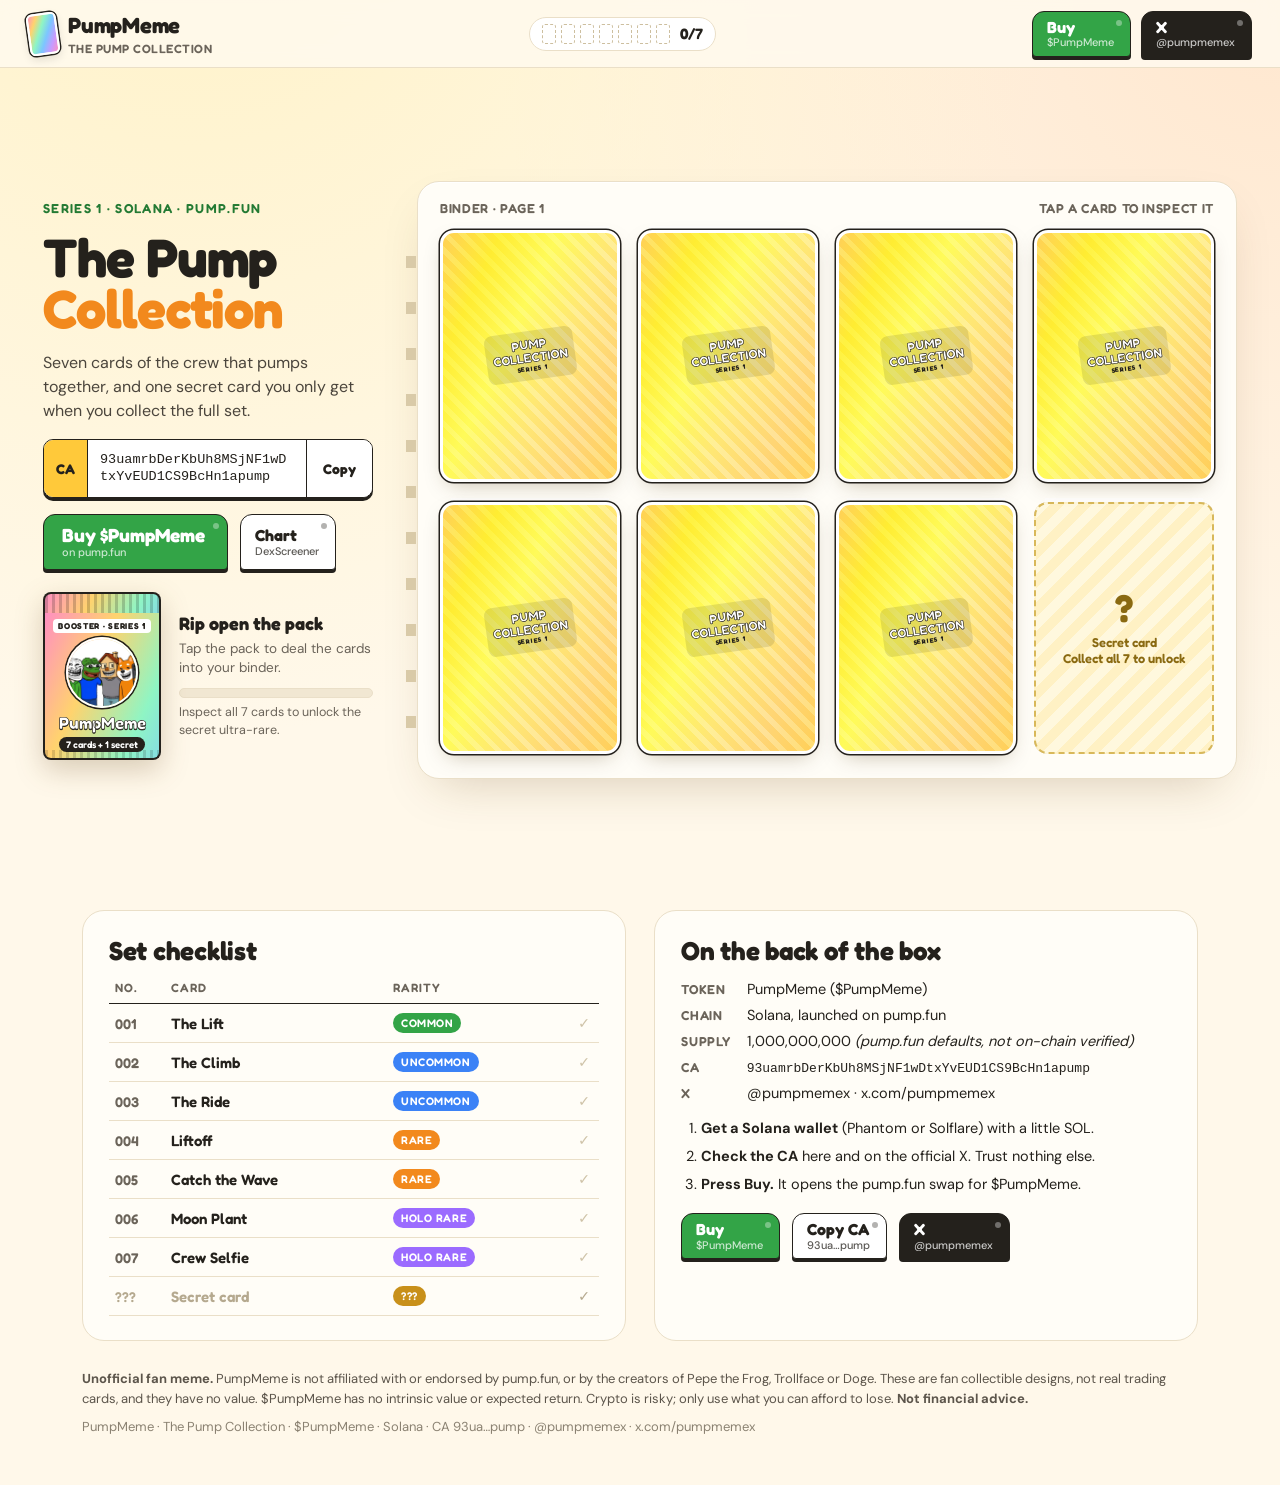
<file: index.html>
<!doctype html>
<html lang="en">
<head>
<meta charset="utf-8">
<meta name="viewport" content="width=device-width,initial-scale=1,viewport-fit=cover">
<title>PumpMeme: The Pump Collection — $PumpMeme on Solana</title>
<meta name="description" content="PumpMeme: The Pump Collection. Seven holo cards of the crew that pumps together, plus one secret ultra-rare. $PumpMeme community meme token on Solana. Unofficial fan meme. Not financial advice.">
<meta name="theme-color" content="#fff8ea">
<link rel="icon" href="assets/favicon.png">
<link rel="stylesheet" href="css/style.css">
</head>
<body class="loading">

<div id="shuffle" aria-hidden="true">
  <div class="deck"><i></i><i></i><i></i><i></i></div>
  <p>Shuffling the Pump Collection…</p>
</div>

<header id="top">
  <a class="brand" href="#album"><span class="brand-gem"></span><span class="brand-t"><b>PumpMeme</b><small>The Pump Collection</small></span></a>
  <div class="tracker" aria-label="Set progress">
    <ol id="pips"><li></li><li></li><li></li><li></li><li></li><li></li><li></li></ol>
    <span class="t-count"><b id="countN">0</b>/7</span>
  </div>
  <nav class="tabs">
    <button class="tab tab-buy" data-act="buy"><span>Buy</span><small>$PumpMeme</small></button>
    <button class="tab tab-x" data-act="x"><span>X</span><small data-x-handle>TBA</small></button>
  </nav>
</header>

<main id="album">
  <aside class="intro">
    <p class="eyebrow">Series 1 · Solana · pump.fun</p>
    <h1>The Pump<br><em>Collection</em></h1>
    <p class="lede">Seven cards of the crew that pumps together, and one secret card you only get when you collect the full set.</p>
    <div class="cabox">
      <span class="cabox-l">CA</span>
      <code data-ca>TBA</code>
      <button class="cabox-copy" data-act="copy">Copy</button>
    </div>
    <div class="cta-row">
      <button class="tab tab-buy tab-lg" data-act="buy"><span>Buy $PumpMeme</span><small>on pump.fun</small></button>
      <button class="tab tab-ghost" data-act="chart"><span>Chart</span><small>DexScreener</small></button>
    </div>
    <div class="pack-row">
      <button class="pack" id="pack" data-act="pack" aria-label="Rip open a booster pack">
        <span class="pack-top"></span>
        <span class="pack-body">
          <span class="pack-k">Booster · Series 1</span>
          <span class="pack-art"><img src="assets/cards/selfie.jpg" alt=""></span>
          <span class="pack-n">PumpMeme</span>
          <span class="pack-s">7 cards + 1 secret</span>
        </span>
      </button>
      <div class="pack-copy">
        <b id="packLabel">Rip open the pack</b>
        <span id="packHint">Tap the pack to deal the cards into your binder.</span>
        <div class="progress"><i id="progFill"></i></div>
        <span class="prog-t" id="progText">Inspect all 7 cards to unlock the secret ultra-rare.</span>
      </div>
    </div>
  </aside>

  <section class="binder" aria-label="Card binder">
    <div class="binder-head"><span>Binder · Page 1</span><span class="bh-r">Tap a card to inspect it</span></div>
    <div class="grid" id="grid"></div>
  </section>
</main>

<section class="guide" id="guide">
  <div class="checklist">
    <h2>Set checklist</h2>
    <table><thead><tr><th>No.</th><th>Card</th><th>Rarity</th><th></th></tr></thead><tbody id="checkRows"></tbody></table>
  </div>
  <div class="box-back">
    <h2>On the back of the box</h2>
    <dl class="facts">
      <dt>Token</dt><dd>PumpMeme ($PumpMeme)</dd>
      <dt>Chain</dt><dd>Solana, launched on pump.fun</dd>
      <dt>Supply</dt><dd>1,000,000,000 <em>(pump.fun defaults, not on-chain verified)</em></dd>
      <dt>CA</dt><dd><code data-ca>TBA</code></dd>
      <dt>X</dt><dd data-x-text>TBA</dd>
    </dl>
    <ol class="how">
      <li><b>Get a Solana wallet</b> (Phantom or Solflare) with a little SOL.</li>
      <li><b>Check the CA</b> here and on the official X. Trust nothing else.</li>
      <li><b>Press Buy.</b> It opens the pump.fun swap for $PumpMeme.</li>
    </ol>
    <div class="cta-row">
      <button class="tab tab-buy" data-act="buy"><span>Buy</span><small>$PumpMeme</small></button>
      <button class="tab tab-ghost" data-act="copy"><span>Copy CA</span><small data-ca-short>TBA</small></button>
      <button class="tab tab-x" data-act="x"><span>X</span><small data-x-handle>TBA</small></button>
    </div>
  </div>
</section>

<footer class="legal">
  <p><b>Unofficial fan meme.</b> PumpMeme is not affiliated with or endorsed by pump.fun, or by the creators of Pepe the Frog, Trollface or Doge. These are fan collectible designs, not real trading cards, and they have no value. $PumpMeme has no intrinsic value or expected return. Crypto is risky; only use what you can afford to lose. <b>Not financial advice.</b></p>
  <p class="fine">PumpMeme · The Pump Collection · $PumpMeme · Solana · CA <span data-ca-short>TBA</span> · <span data-x-text>X TBA</span></p>
</footer>

<div id="inspect" hidden>
  <div class="ins-bar"><span id="insMeta">001 / 007</span><button class="ins-close" data-act="close" aria-label="Back to binder">✕ <span>Binder</span></button></div>
  <div class="ins-stage" id="insStage"></div>
  <div class="ins-ctrl">
    <button class="tab tab-ghost" data-act="prev" aria-label="Previous card"><span>◀</span><small>Prev</small></button>
    <button class="tab tab-flip" data-act="flip"><span>Flip</span><small>see the back</small></button>
    <button class="tab tab-ghost" data-act="next" aria-label="Next card"><span>▶</span><small>Next</small></button>
  </div>
  <p class="ins-hint">Tilt the card with your pointer · swipe or ← → for the next card · Space to flip</p>
</div>

<div id="toasts" aria-live="polite"></div>
<script src="config.js"></script>
<script src="js/app.js"></script>
</body>
</html>
</file>
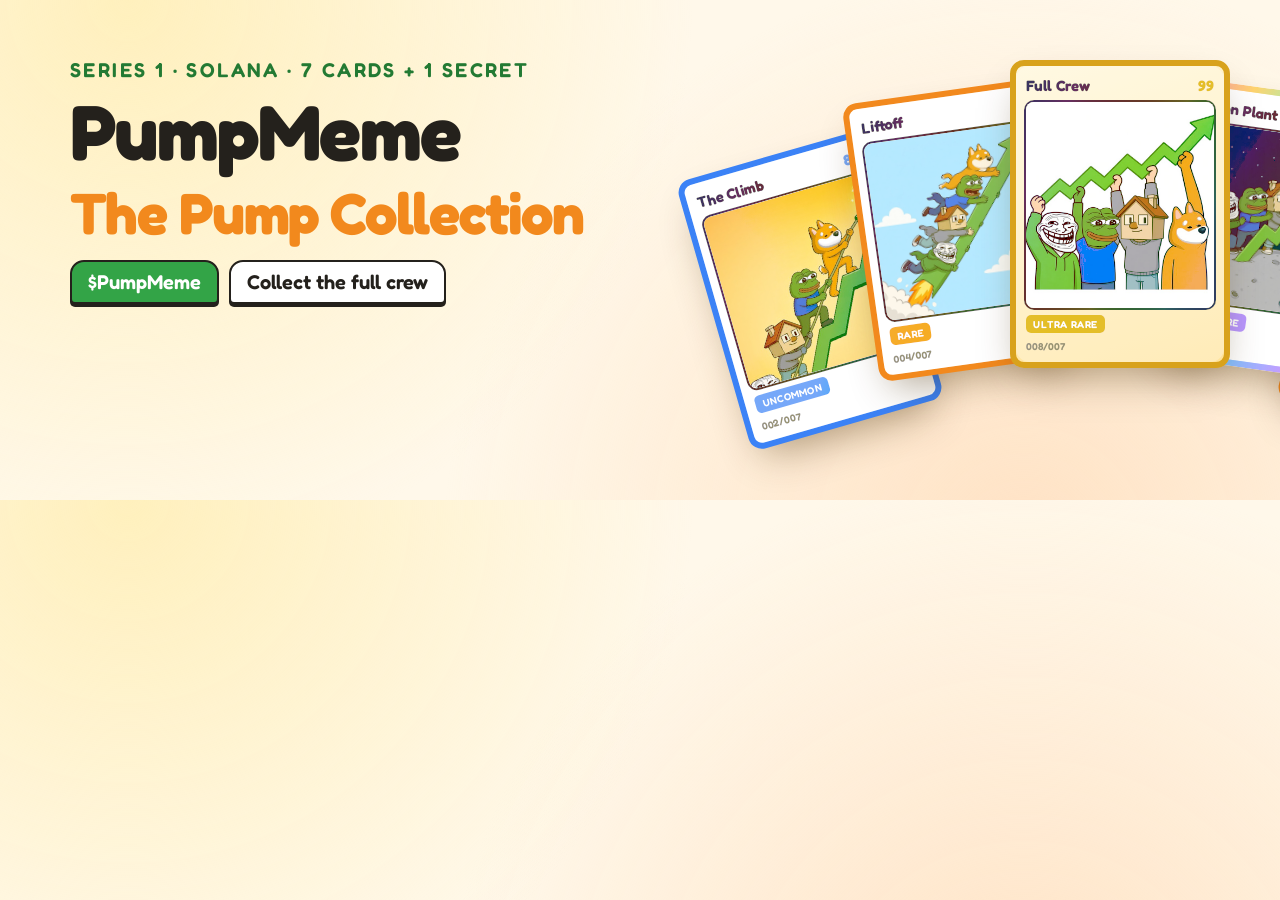
<file: assets/brand/banner-source.html>
<!doctype html><html><head><meta charset="utf-8"><style>
@font-face{font-family:Fred;font-weight:700;src:url(../../vendor/fonts/fredoka-latin-700-normal.woff2)}
@font-face{font-family:Fred;font-weight:600;src:url(../../vendor/fonts/fredoka-latin-600-normal.woff2)}
@font-face{font-family:DMS;font-weight:500;src:url(../../vendor/fonts/dm-sans-latin-500-normal.woff2)}
*{box-sizing:border-box;margin:0}
body{width:1500px;height:500px;overflow:hidden;position:relative;font-family:DMS;color:#24211c;background:#fff8ea;background-image:radial-gradient(circle at 10% 0,#fff0bd 0,transparent 45%),radial-gradient(circle at 80% 110%,#ffe2c4 0,transparent 50%)}
:root{--holo:linear-gradient(115deg,#ff8fc1,#ffd36e,#8ff5c4,#7cc6ff,#c79bff,#ff8fc1)}
.t{position:absolute;left:70px;top:58px}
.k{font:600 20px Fred;letter-spacing:.12em;text-transform:uppercase;color:#237a33}
h1{font:700 78px/.95 Fred;letter-spacing:-.02em;margin-top:12px}h1 em{font-style:normal;color:#f2891d;font-size:58px}
.sub{margin-top:18px;display:flex;gap:10px}
.pill{font:600 20px Fred;padding:8px 16px;border:2px solid #24211c;border-radius:14px 14px 5px 5px;background:#fff;box-shadow:0 3px 0 #24211c}
.pill.g{background:#33a447;color:#fff}
.cards{position:absolute;right:10px;top:0;bottom:0;width:800px}
.c{position:absolute;width:200px;height:280px;border-radius:14px;padding:10px;background:#fff;border:6px solid var(--f);box-shadow:0 20px 40px -14px rgba(70,45,0,.45);display:flex;flex-direction:column;gap:7px}
.c .n{display:flex;justify-content:space-between;font:700 15px Fred}.c .n b{color:var(--f)}
.c .a{flex:1;border-radius:8px;overflow:hidden;box-shadow:0 0 0 2px #24211c}.c .a img{width:100%;height:100%;object-fit:cover}
.c .r{font:600 10px Fred;letter-spacing:.06em;text-transform:uppercase;color:#fff;background:var(--f);align-self:flex-start;padding:3px 7px;border-radius:5px}
.c .no{font:600 10px Fred;color:#6b645a}
.c.h{border-color:transparent;background:linear-gradient(#fff,#fff) padding-box,var(--holo) border-box}
.c.u{background:linear-gradient(160deg,#fff6d6,#ffe39a)}
.foil{position:absolute;inset:0;border-radius:inherit;background:repeating-linear-gradient(115deg,#ff8fc1 0%,#ffd36e 7%,#8ff5c4 14%,#7cc6ff 21%,#c79bff 28%,#ff8fc1 35%);background-size:260% 260%;background-position:30% 50%;mix-blend-mode:color-dodge;opacity:.3}
.unoff{position:absolute;right:24px;bottom:18px;font:500 13px DMS;color:#6b645a}
</style></head><body>
<div class="t"><div class="k">Series 1 · Solana · 7 cards + 1 secret</div><h1>PumpMeme<br><em>The Pump Collection</em></h1>
<div class="sub"><span class="pill g">$PumpMeme</span><span class="pill">Collect the full crew</span></div></div>
<div class="cards">
 <div class="c" style="--f:#3b82f6;left:20px;top:150px;transform:rotate(-16deg)"><div class="n">The Climb<b>88</b></div><div class="a"><img src="../../assets/cards/climb.jpg"></div><span class="r">Uncommon</span><span class="no">002/007</span><i class="foil"></i></div>
 <div class="c" style="--f:#f2891d;left:170px;top:90px;transform:rotate(-8deg)"><div class="n">Liftoff<b>95</b></div><div class="a"><img src="../../assets/cards/rocket.jpg"></div><span class="r">Rare</span><span class="no">004/007</span><i class="foil"></i></div>
 <div class="c u" style="--f:#d8a21c;left:320px;top:60px;transform:rotate(0deg);width:220px;height:308px;z-index:3"><div class="n">Full Crew<b>99</b></div><div class="a"><img src="../../assets/cards/pumpmeme.jpg"></div><span class="r">Ultra rare</span><span class="no">008/007</span><i class="foil"></i></div>
 <div class="c h" style="--f:#9b6bff;left:480px;top:90px;transform:rotate(8deg);z-index:2"><div class="n">Moon Plant<b>99</b></div><div class="a"><img src="../../assets/cards/moon.jpg"></div><span class="r">Holo rare</span><span class="no">006/007</span><i class="foil"></i></div>
 <div class="c" style="--f:#f2891d;left:620px;top:150px;transform:rotate(16deg);z-index:1"><div class="n">Catch the Wave<b>93</b></div><div class="a"><img src="../../assets/cards/surf.jpg"></div><span class="r">Rare</span><span class="no">005/007</span><i class="foil"></i></div>
</div>
<div class="unoff">Unofficial fan meme · NFA</div>
</body></html>
</file>
<file: css/style.css>
@font-face{font-family:Fred;src:url(../vendor/fonts/fredoka-latin-500-normal.woff2) format("woff2");font-weight:500;font-display:swap}
@font-face{font-family:Fred;src:url(../vendor/fonts/fredoka-latin-600-normal.woff2) format("woff2");font-weight:600;font-display:swap}
@font-face{font-family:Fred;src:url(../vendor/fonts/fredoka-latin-700-normal.woff2) format("woff2");font-weight:700;font-display:swap}
@font-face{font-family:DMS;src:url(../vendor/fonts/dm-sans-latin-400-normal.woff2) format("woff2");font-weight:400;font-display:swap}
@font-face{font-family:DMS;src:url(../vendor/fonts/dm-sans-latin-500-normal.woff2) format("woff2");font-weight:500;font-display:swap}
@font-face{font-family:DMS;src:url(../vendor/fonts/dm-sans-latin-700-normal.woff2) format("woff2");font-weight:700;font-display:swap}
:root{--ink:#24211c;--ink2:#6b645a;--cream:#fff8ea;--paper:#fffdf7;--sun:#ffc93a;--sun2:#ffe08a;--green:#33a447;--dgreen:#237a33;--orange:#f2891d;--blue:#3b82f6;--line:#eadfc8;--holo:linear-gradient(115deg,#ff8fc1,#ffd36e,#8ff5c4,#7cc6ff,#c79bff,#ff8fc1);--r:14px;--top:68px}
*{box-sizing:border-box}
html{scroll-behavior:smooth;scroll-padding-top:80px}
body{margin:0;font-family:DMS,system-ui,sans-serif;color:var(--ink);background:var(--cream);background-image:radial-gradient(circle at 15% -10%,#fff2c6 0,transparent 45%),radial-gradient(circle at 100% 0,#ffe7cf 0,transparent 40%);-webkit-font-smoothing:antialiased;overflow-x:hidden}
body.loading,body.inspecting{overflow:hidden}
button{font:inherit;color:inherit;border:0;background:none;padding:0;cursor:pointer;-webkit-tap-highlight-color:transparent}
img{display:block;max-width:100%}
h1,h2{font-family:Fred,DMS,sans-serif}

/* loader: shuffling deck */
#shuffle{position:fixed;inset:0;z-index:200;background:var(--cream);display:grid;place-items:center;align-content:center;gap:28px;transition:opacity .5s,visibility .5s}
body:not(.loading) #shuffle{opacity:0;visibility:hidden}
.deck{position:relative;width:96px;height:134px}
.deck i{position:absolute;inset:0;border-radius:10px;border:3px solid #fff;box-shadow:0 6px 18px rgba(60,40,0,.18);background:var(--sun);background-image:repeating-linear-gradient(45deg,rgba(255,255,255,.35) 0 6px,transparent 6px 14px),var(--holo);background-blend-mode:overlay}
.deck i:nth-child(1){animation:riffL 1s ease-in-out infinite}
.deck i:nth-child(2){animation:riffR 1s .12s ease-in-out infinite}
.deck i:nth-child(3){animation:riffL 1s .24s ease-in-out infinite}
.deck i:nth-child(4){animation:riffR 1s .36s ease-in-out infinite}
@keyframes riffL{0%,100%{transform:none}40%{transform:translateX(-70px) rotate(-14deg)}60%{transform:translateX(-70px) rotate(-14deg)}}
@keyframes riffR{0%,100%{transform:none}40%{transform:translateX(70px) rotate(14deg)}60%{transform:translateX(70px) rotate(14deg)}}
#shuffle p{margin:0;font:600 17px Fred;letter-spacing:.01em}

/* header */
#top{position:sticky;top:0;z-index:40;height:var(--top);display:flex;align-items:center;gap:20px;padding:0 28px;background:rgba(255,250,238,.86);-webkit-backdrop-filter:blur(10px);backdrop-filter:blur(10px);border-bottom:1px solid var(--line)}
.brand{display:flex;align-items:center;gap:10px;text-decoration:none;color:var(--ink)}
.brand-gem{width:30px;height:42px;border-radius:6px;background:var(--holo);border:2.5px solid #fff;box-shadow:0 0 0 1.5px var(--ink),0 4px 10px rgba(0,0,0,.12);transform:rotate(-8deg)}
.brand-t{display:flex;flex-direction:column;line-height:1}
.brand-t b{font:700 22px Fred;letter-spacing:-.01em}
.brand-t small{font:600 12px Fred;color:var(--ink2);letter-spacing:.04em;text-transform:uppercase;margin-top:3px}
.tracker{display:flex;align-items:center;gap:10px;margin:0 auto;padding:6px 12px;border-radius:999px;background:#fff;border:1px solid var(--line)}
#pips{display:flex;gap:5px;margin:0;padding:0;list-style:none}
#pips li{width:14px;height:20px;border-radius:3px;border:1.5px dashed #cdbf9f;transition:background .3s,border-color .3s,transform .4s cubic-bezier(.2,1.8,.4,1)}
#pips li.on{border:1.5px solid var(--ink);background:var(--holo);transform:rotate(-6deg)}
.t-count{font:600 15px Fred}
.t-count b{font-weight:700}
.tracker.done{background:linear-gradient(90deg,#fff3c4,#ffe08a);border-color:#e7b93a}
.tabs{display:flex;gap:10px}

/* tab buttons (binder index tabs) */
.tab{position:relative;display:inline-flex;flex-direction:column;align-items:flex-start;justify-content:center;gap:1px;min-height:46px;padding:7px 16px 7px 14px;border-radius:12px 12px 4px 4px;background:#fff;border:1.5px solid var(--ink);box-shadow:0 3px 0 var(--ink);transition:transform .15s,box-shadow .15s,background .15s;text-align:left}
.tab span{font:700 16px/1.05 Fred}
.tab small{font:500 11px/1.1 DMS;opacity:.75;max-width:150px;overflow:hidden;text-overflow:ellipsis;white-space:nowrap}
.tab::after{content:"";position:absolute;right:8px;top:8px;width:6px;height:6px;border-radius:50%;background:currentColor;opacity:.35}
.tab:hover{transform:translateY(-3px);box-shadow:0 6px 0 var(--ink)}
.tab:active{transform:translateY(2px);box-shadow:0 1px 0 var(--ink)}
.tab-buy{background:var(--green);color:#fff}
.tab-x{background:var(--ink);color:#fff}
.tab-ghost{background:#fff}
.tab-flip{background:var(--sun)}
.tab-lg{min-height:56px;padding:9px 22px 9px 18px}.tab-lg span{font-size:19px}

/* layout */
#album{display:grid;grid-template-columns:330px auto;justify-content:center;gap:44px;padding:28px 32px 36px;min-height:calc(100vh - var(--top));align-items:center}
.intro{display:flex;flex-direction:column;gap:16px}
.eyebrow{margin:0;font:600 13px Fred;letter-spacing:.1em;text-transform:uppercase;color:var(--dgreen)}
.intro h1{margin:0;font-weight:700;font-size:54px;line-height:.95;letter-spacing:-.02em}
.intro h1 em{font-style:normal;color:var(--orange)}
.lede{margin:0;font-size:16px;line-height:1.5;color:#4b453c}
.cabox{display:flex;align-items:stretch;border:1.5px solid var(--ink);border-radius:10px;background:#fff;overflow:hidden;box-shadow:0 3px 0 var(--ink)}
.cabox-l{display:grid;place-items:center;padding:0 12px;font:700 14px Fred;background:var(--sun);border-right:1.5px solid var(--ink)}
.cabox code{flex:1;min-width:0;padding:11px 12px;font:500 13.5px/1.3 ui-monospace,Menlo,Consolas,monospace;word-break:break-all}
.cabox-copy{padding:0 16px;font:700 14px Fred;border-left:1.5px solid var(--ink);background:#fff;transition:background .15s}
.cabox-copy:hover,.cabox-copy.done{background:var(--green);color:#fff}
.cta-row{display:flex;flex-wrap:wrap;gap:12px}

/* booster pack */
.pack-row{display:flex;gap:18px;align-items:center;margin-top:6px}
.pack{position:relative;flex:none;width:118px;height:168px;filter:drop-shadow(0 10px 14px rgba(80,50,0,.22));transition:transform .2s}
.pack:hover{transform:rotate(-3deg) translateY(-3px)}
.pack-top,.pack-body{position:absolute;left:0;right:0;border:2px solid var(--ink);background:var(--holo);background-size:200% 200%;animation:holoPan 6s linear infinite}
.pack-top{top:0;height:22px;border-radius:8px 8px 0 0;border-bottom:1.5px dashed var(--ink);background-image:repeating-linear-gradient(90deg,rgba(0,0,0,.18) 0 3px,transparent 3px 7px),var(--holo);transition:transform .55s cubic-bezier(.3,1.4,.5,1),opacity .55s}
.pack-body{top:21px;bottom:0;border-top:0;border-radius:0 0 8px 8px;display:flex;flex-direction:column;align-items:center;justify-content:center;gap:4px;padding:6px;background-image:repeating-linear-gradient(90deg,rgba(0,0,0,.14) 0 3px,transparent 3px 7px) ,var(--holo);background-size:100% 8px,200% 200%;background-repeat:no-repeat,repeat;background-position:bottom,0 0;transition:transform .5s,opacity .5s}
.pack-k{font:700 8.5px Fred;letter-spacing:.08em;text-transform:uppercase;background:#fff;border-radius:4px;padding:2px 5px}
.pack-art{width:72px;height:72px;border-radius:50%;overflow:hidden;border:2px solid #fff;box-shadow:0 0 0 1.5px var(--ink)}
.pack-art img{width:100%;height:100%;object-fit:cover;object-position:50% 30%}
.pack-n{font:700 17px Fred;color:#fff;-webkit-text-stroke:.6px var(--ink);text-shadow:0 1px 0 var(--ink)}
.pack-s{font:600 9.5px Fred;background:var(--ink);color:#fff;border-radius:999px;padding:2px 7px}
.pack.torn .pack-top{transform:translate(40px,-60px) rotate(28deg);opacity:0}
.pack.torn .pack-body{transform:translateY(6px);opacity:.55}
body:not(.dealt) .pack{animation:nudge 1.6s ease-in-out infinite}
@keyframes nudge{0%,70%,100%{transform:none}78%{transform:rotate(-5deg)}86%{transform:rotate(5deg)}94%{transform:rotate(-2deg)}}
@keyframes holoPan{to{background-position:200% 0}}
.pack-copy{display:flex;flex-direction:column;gap:6px;min-width:0}
.pack-copy b{font:700 18px Fred}
.pack-copy>span{font-size:13.5px;color:var(--ink2);line-height:1.4}
.progress{height:10px;border-radius:999px;background:#f1e7d2;overflow:hidden;border:1px solid var(--line);margin-top:4px}
.progress i{display:block;height:100%;width:0;background:var(--holo);transition:width .5s cubic-bezier(.3,1.3,.5,1)}
.prog-t{font-size:12.5px!important}

/* binder */
.binder{--cw:min(calc((100vw - 560px) / 4),calc((100vh - var(--top) - 150px) / 2 * .714),250px);background:var(--paper);border:1px solid var(--line);border-radius:22px;padding:18px 22px 24px;box-shadow:0 1px 0 #fff inset,0 20px 50px -20px rgba(90,60,10,.25);position:relative}
.binder::before{content:"";position:absolute;left:-12px;top:40px;bottom:40px;width:10px;background:repeating-linear-gradient(180deg,transparent 0 34px,#d9caa8 34px 46px);border-radius:6px}
.binder-head{display:flex;justify-content:space-between;font:600 13px Fred;color:var(--ink2);letter-spacing:.05em;text-transform:uppercase;margin-bottom:14px}
.grid{display:grid;grid-template-columns:repeat(4,var(--cw));gap:20px 18px}
.slot{position:relative;width:var(--cw);aspect-ratio:5/7;border-radius:var(--r);background:rgba(234,223,200,.35);box-shadow:inset 0 0 0 1.5px rgba(205,191,159,.7),inset 0 10px 20px -12px rgba(120,90,30,.2)}
.slot::after{content:"";position:absolute;left:6%;right:6%;top:-4px;height:12px;border-radius:0 0 8px 8px;background:rgba(255,255,255,.7);box-shadow:0 1px 0 rgba(205,191,159,.6)}

/* card */
.card{position:absolute;inset:0;perspective:900px;border-radius:var(--r);text-align:left;z-index:2;-webkit-user-select:none;user-select:none}
.card-in{position:absolute;inset:0;transform-style:preserve-3d;transition:transform .7s cubic-bezier(.3,1.3,.5,1);border-radius:var(--r)}
.card.down .card-in,.big.flipped .card-in{transform:rotateY(180deg)}
.face{position:absolute;inset:0;border-radius:var(--r);overflow:hidden;-webkit-backface-visibility:hidden;backface-visibility:hidden;background:#fff}
.face-b{transform:rotateY(180deg)}
.front{--fr:var(--green);padding:5.5%;background:linear-gradient(160deg,#fff,#fff6e0);border:.32em solid var(--fr);display:flex;flex-direction:column;gap:3.5%;box-shadow:0 8px 22px -8px rgba(70,45,0,.35)}
.r-uncommon .front{--fr:var(--blue)}.r-rare .front{--fr:var(--orange)}
.r-holo .front{--fr:#9b6bff;border-color:transparent;background:linear-gradient(160deg,#fff,#fff6e0) padding-box,var(--holo) border-box}
.r-ultra .front{--fr:#d8a21c;background:linear-gradient(160deg,#fff6d6,#ffe39a 60%,#f6c75a)}
.c-top{display:flex;align-items:baseline;justify-content:space-between;gap:.4em}
.c-name{font:700 1.08em/1 Fred;letter-spacing:-.01em;white-space:nowrap;overflow:hidden;text-overflow:ellipsis}
.c-pow{font:700 1em/1 Fred;color:var(--fr);white-space:nowrap}.c-pow small{font-size:.55em;letter-spacing:.06em;margin-right:.15em;color:var(--ink2)}
.c-art{position:relative;flex:1;min-height:0;border-radius:.45em;overflow:hidden;box-shadow:0 0 0 .14em var(--ink);background:#fff}
.c-art img{width:100%;height:100%;object-fit:cover}
.c-type{font:600 .62em/1.1 Fred;letter-spacing:.05em;text-transform:uppercase;padding:.35em .6em;border-radius:.4em;background:var(--fr);color:#fff;align-self:flex-start}
.c-flav{margin:0;font:italic 500 .66em/1.3 DMS;color:#4b453c;min-height:2.6em}
.c-foot{display:flex;justify-content:space-between;align-items:center;font:600 .58em/1 Fred;color:var(--ink2);letter-spacing:.05em}
.c-rar{display:inline-flex;align-items:center;gap:.3em;color:var(--ink)}
.c-rar i{font-style:normal;color:var(--fr);font-size:1.3em}
.cardback{background:var(--sun);background-image:repeating-linear-gradient(45deg,rgba(255,255,255,.3) 0 .5em,transparent .5em 1.1em),var(--holo);background-blend-mode:overlay;border:.32em solid #fff;box-shadow:0 0 0 1.5px var(--ink),0 8px 22px -8px rgba(70,45,0,.35);display:grid;place-items:center}
.cardback span{font:700 1.15em/1 Fred;color:#fff;-webkit-text-stroke:.05em var(--ink);text-align:center;padding:.6em .5em;border-radius:.6em;background:rgba(36,33,28,.12);transform:rotate(-8deg)}
.cardback span small{display:block;font-size:.5em;letter-spacing:.12em;margin-top:.3em;-webkit-text-stroke:0;color:var(--ink)}
.foil,.glare{position:absolute;inset:0;pointer-events:none;border-radius:inherit}
.foil{background:repeating-linear-gradient(115deg,#ff8fc1 0%,#ffd36e 7%,#8ff5c4 14%,#7cc6ff 21%,#c79bff 28%,#ff8fc1 35%);background-size:260% 260%;background-position:var(--px,50%) var(--py,50%);mix-blend-mode:color-dodge;opacity:var(--fo,.18);transition:opacity .3s}
.r-holo .foil,.r-ultra .foil{--fo:.42}
.r-rare .foil{--fo:.28}
.glare{background:radial-gradient(circle at var(--gx,30%) var(--gy,20%),rgba(255,255,255,.7),transparent 42%);mix-blend-mode:soft-light;opacity:.8}
.grid .card .foil{animation:foilIdle 7s linear infinite}
@keyframes foilIdle{0%{background-position:0% 50%}100%{background-position:260% 50%}}
.grid .card:hover .card-in{transform:translateY(-6px)}
.grid .card.down:hover .card-in{transform:rotateY(180deg) translateY(-6px)}
.card .seen-tag{position:absolute;right:6%;top:-.5em;z-index:3;font:700 .55em/1 Fred;letter-spacing:.08em;text-transform:uppercase;background:var(--ink);color:#fff;padding:.35em .6em;border-radius:999px;opacity:0;transform:scale(.4);transition:opacity .25s,transform .4s cubic-bezier(.2,1.8,.4,1)}
.card.got .seen-tag{opacity:1;transform:none}
.card.flying{transition:transform .65s cubic-bezier(.25,.9,.35,1.05)}
.card.hide{opacity:0}

/* secret slot */
.secret-lock{position:absolute;inset:0;border-radius:var(--r);display:grid;place-items:center;align-content:center;gap:.5em;text-align:center;border:2px dashed #d8b85a;background:repeating-linear-gradient(135deg,#fff8de 0 10px,#fff1c4 10px 20px);color:#8a6a12;padding:10%;z-index:1;transition:opacity .5s,transform .6s}
.secret-lock b{font:700 2.4em/1 Fred}
.secret-lock span{font:600 .8em/1.25 Fred}
.slot.unlocked .secret-lock{opacity:0;transform:scale(1.15)}
.slot-secret .card{opacity:0;transform:scale(.6) rotate(-10deg);transition:opacity .4s,transform .8s cubic-bezier(.2,1.5,.4,1)}
.slot.unlocked .card{opacity:1;transform:none}
.slot.unlocked{box-shadow:0 0 0 3px #f6c75a,0 0 40px 6px rgba(246,199,90,.55)}

/* guide */
.guide{display:grid;grid-template-columns:1fr 1fr;gap:28px;max-width:1180px;margin:10px auto 0;padding:0 32px}
.guide>div{background:var(--paper);border:1px solid var(--line);border-radius:22px;padding:24px 26px}
.guide h2{margin:0 0 14px;font-size:26px;font-weight:700;letter-spacing:-.01em}
table{width:100%;border-collapse:collapse;font-size:14.5px}
th{font:600 12px Fred;letter-spacing:.08em;text-transform:uppercase;color:var(--ink2);text-align:left;padding:0 6px 8px;border-bottom:1.5px solid var(--ink)}
td{padding:9px 6px;border-bottom:1px solid var(--line)}
td:first-child{font:600 14px Fred;color:var(--ink2);width:56px}
td b{font:600 15px Fred}
td .rb{display:inline-block;font:600 11px Fred;letter-spacing:.05em;text-transform:uppercase;padding:3px 8px;border-radius:999px;color:#fff}
td.ck{width:30px;text-align:center;font-weight:700;color:#cfc3a8}
tr.got td.ck{color:var(--green)}
tr.locked td{color:#b5a98f}
.facts{display:grid;grid-template-columns:auto 1fr;gap:8px 16px;margin:0 0 16px;font-size:14.5px}
.facts dt{font:600 13px Fred;letter-spacing:.06em;text-transform:uppercase;color:var(--ink2);padding-top:1px}
.facts dd{margin:0;overflow-wrap:anywhere}
.facts code{font:500 13px ui-monospace,Menlo,monospace}
.how{margin:0 0 18px;padding-left:20px;display:grid;gap:7px;font-size:14.5px;line-height:1.45}
.legal{max-width:1180px;margin:28px auto 0;padding:0 32px 40px;font-size:13px;line-height:1.55;color:#5c554b}
.legal p{margin:0 0 8px}.legal .fine{color:#8b8272;overflow-wrap:anywhere}

/* inspect view */
#inspect{position:fixed;inset:0;z-index:100;display:flex;flex-direction:column;align-items:center;justify-content:center;gap:16px;padding:16px;background:rgba(255,248,234,.9);-webkit-backdrop-filter:blur(12px);backdrop-filter:blur(12px);animation:insIn .3s ease-out}
#inspect[hidden]{display:none}
@keyframes insIn{from{opacity:0}}
.ins-bar{position:absolute;top:14px;left:18px;right:18px;display:flex;justify-content:space-between;align-items:center;font:600 14px Fred;letter-spacing:.06em;text-transform:uppercase;color:var(--ink2)}
.ins-close{font:700 14px Fred;padding:9px 14px;border-radius:999px;background:#fff;border:1.5px solid var(--ink);box-shadow:0 2px 0 var(--ink)}
.ins-stage{position:relative;width:min(400px,80vw,calc((100vh - 220px) * .714));aspect-ratio:5/7;perspective:1200px;touch-action:pan-y}
.big{position:absolute;inset:0;border-radius:18px;--r:18px;cursor:pointer;transform:rotateX(var(--rx,0deg)) rotateY(var(--ry,0deg));transform-style:preserve-3d;transition:transform .15s ease-out}
.big.enter{animation:pull .55s cubic-bezier(.2,1.3,.4,1)}
@keyframes pull{from{transform:translateY(60px) scale(.6) rotate(-6deg);opacity:0}}
.big .front{box-shadow:0 30px 60px -20px rgba(70,45,0,.45)}
.stats{background:linear-gradient(160deg,#fffdf6,#fff2d4);border:.32em solid var(--fr,var(--green));padding:7%;display:flex;flex-direction:column;gap:.7em}
.r-uncommon .stats{--fr:var(--blue)}.r-rare .stats{--fr:var(--orange)}.r-holo .stats{--fr:#b98cff}.r-ultra .stats{--fr:#d8a21c}
.stats h3{margin:0;font:700 1.25em/1 Fred}
.stats .st-k{font:600 .6em Fred;letter-spacing:.1em;text-transform:uppercase;color:var(--ink2)}
.bars{display:grid;gap:.5em}
.bar{display:grid;grid-template-columns:5.2em 1fr 2em;align-items:center;gap:.5em;font:600 .72em Fred;letter-spacing:.05em}
.bar i{height:.7em;border-radius:999px;background:#efe4cc;overflow:hidden;position:relative}
.bar i::after{content:"";position:absolute;inset:0;width:var(--v);background:var(--fr,var(--green));border-radius:inherit}
.bar b{text-align:right}
.ability{border:1.5px solid var(--ink);border-radius:.6em;padding:.6em .7em;background:#fff;font-size:.72em;line-height:1.4}
.ability b{font:700 1.05em Fred;display:block;margin-bottom:.2em}
.stats .st-f{margin:0;font:italic 500 .7em/1.35 DMS;color:#4b453c}
.stats .st-foot{margin-top:auto;display:flex;justify-content:space-between;font:600 .55em Fred;letter-spacing:.06em;color:var(--ink2);text-transform:uppercase}
.ins-ctrl{display:flex;gap:12px;align-items:center}
.ins-hint{margin:0;font-size:12.5px;color:var(--ink2);text-align:center}

/* toasts */
#toasts{position:fixed;left:50%;bottom:22px;transform:translateX(-50%);z-index:150;display:grid;gap:8px;justify-items:center;width:min(420px,calc(100% - 28px));pointer-events:none}
.toast{display:flex;gap:10px;align-items:center;background:#fff;border:1.5px solid var(--ink);border-radius:12px 12px 4px 4px;box-shadow:0 4px 0 var(--ink);padding:10px 14px;font:500 14.5px/1.35 DMS;animation:tin .35s cubic-bezier(.2,1.5,.4,1)}
.toast::before{content:"";flex:none;width:16px;height:22px;border-radius:3px;background:var(--holo);border:1.5px solid var(--ink)}
.toast.gold{background:linear-gradient(90deg,#fff6d6,#ffe39a)}
@keyframes tin{from{opacity:0;transform:translateY(12px)}}

/* mobile */
@media (max-width:899px){
 :root{--top:60px}
 #top{padding:0 12px;gap:8px}
 .brand-gem{width:22px;height:31px}
 .brand-t b{font-size:18px}.brand-t small{display:none}
 .tracker{margin:0 0 0 auto;padding:5px 9px}
 #pips{display:none}
 .tabs{gap:6px}
 .tab{min-height:40px;padding:5px 11px 5px 10px}
 .tab span{font-size:14px}.tab small{font-size:10px;max-width:84px}
 #album{grid-template-columns:1fr;gap:26px;padding:16px 14px 26px;min-height:0}
 .intro{gap:13px}
 .intro h1{font-size:40px}
 .lede{font-size:15px}
 .binder{--cw:calc((100vw - 62px) / 2);padding:14px 12px 18px;border-radius:18px}
 .binder::before{display:none}
 .grid{grid-template-columns:repeat(2,var(--cw));gap:16px 14px}
 .bh-r{display:none}
 .guide{grid-template-columns:1fr;padding:0 14px;gap:18px}
 .guide>div{padding:18px}
 .legal{padding:0 14px 30px}
 .ins-stage{width:min(80vw,calc((100vh - 230px) * .714))}
 .ins-hint{display:none}
}
@media (prefers-reduced-motion:reduce){*,*::before,*::after{animation-duration:.01s!important;animation-iteration-count:1!important;transition-duration:.01s!important}}

.stats .foil{--fo:.16!important}
.stats{gap:.85em}.bar{font-size:.8em}.ability{font-size:.78em}.stats .st-f{font-size:.78em}
</file>
